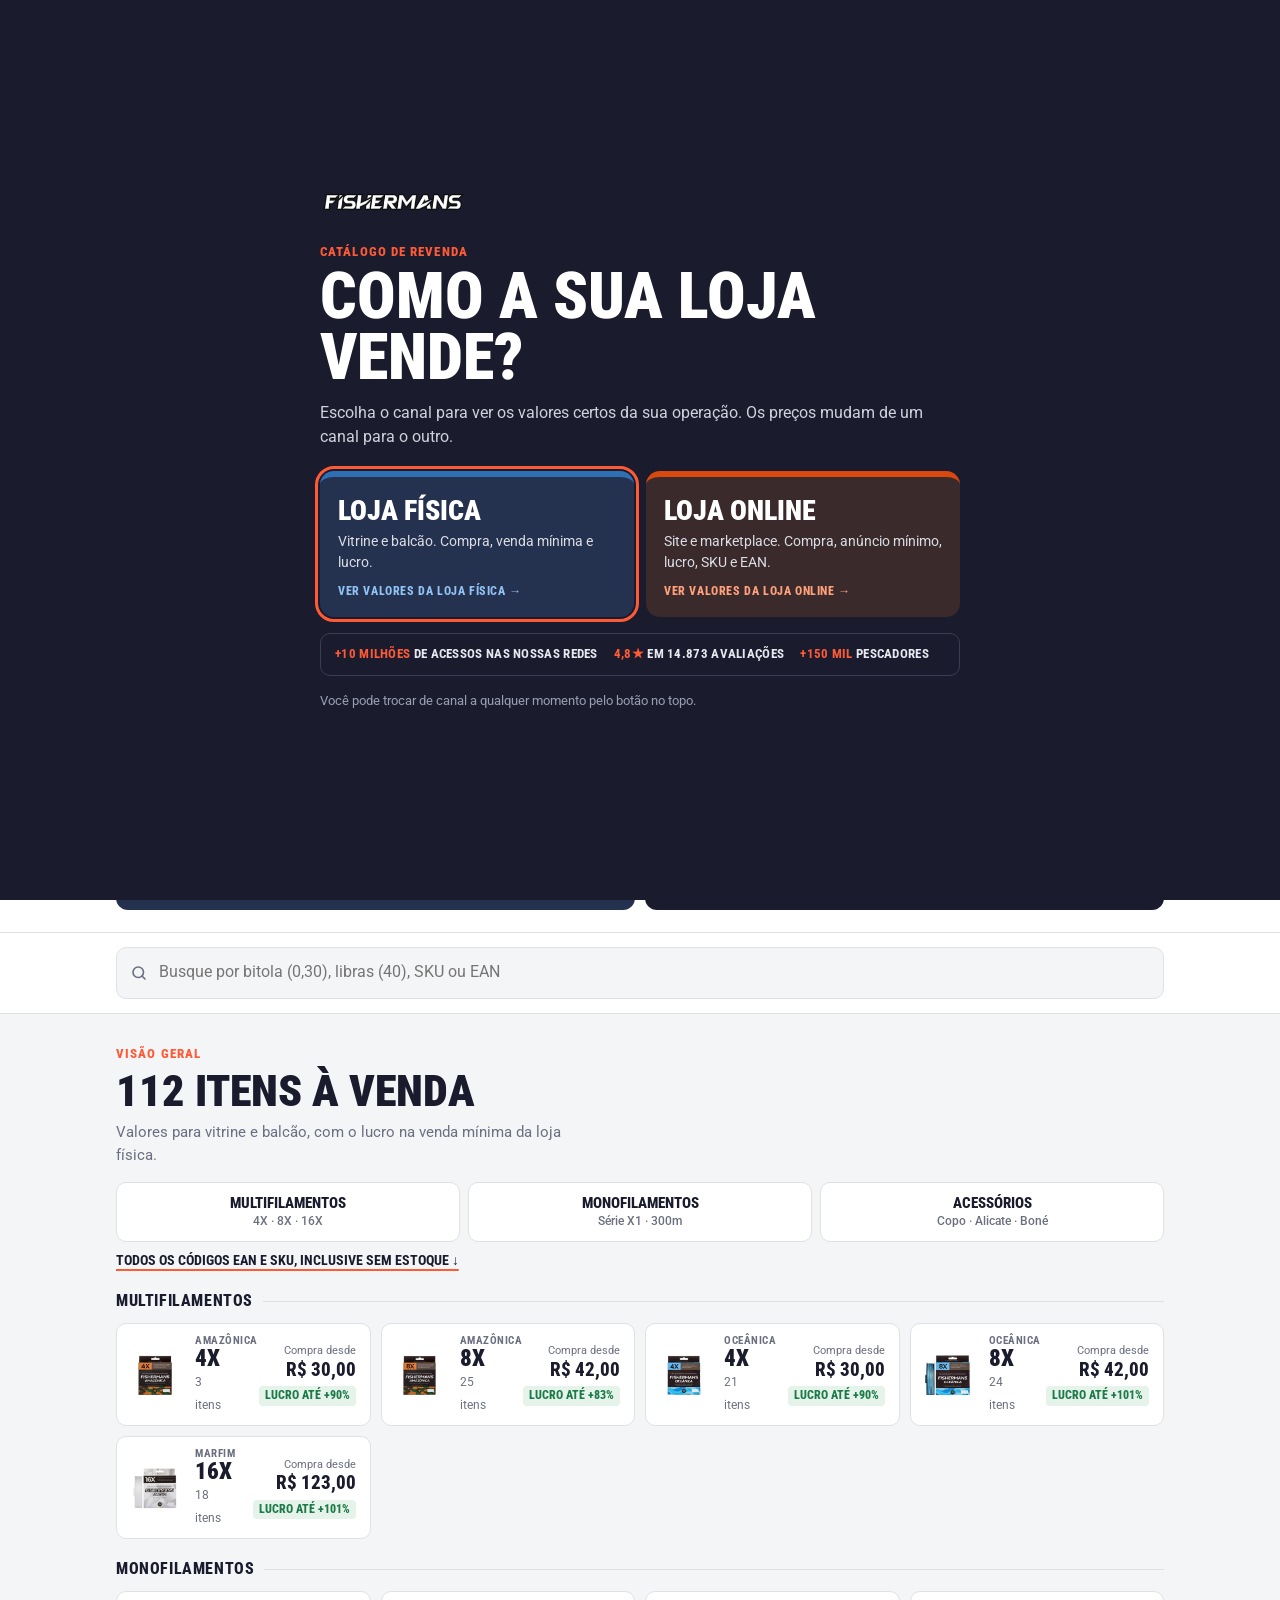
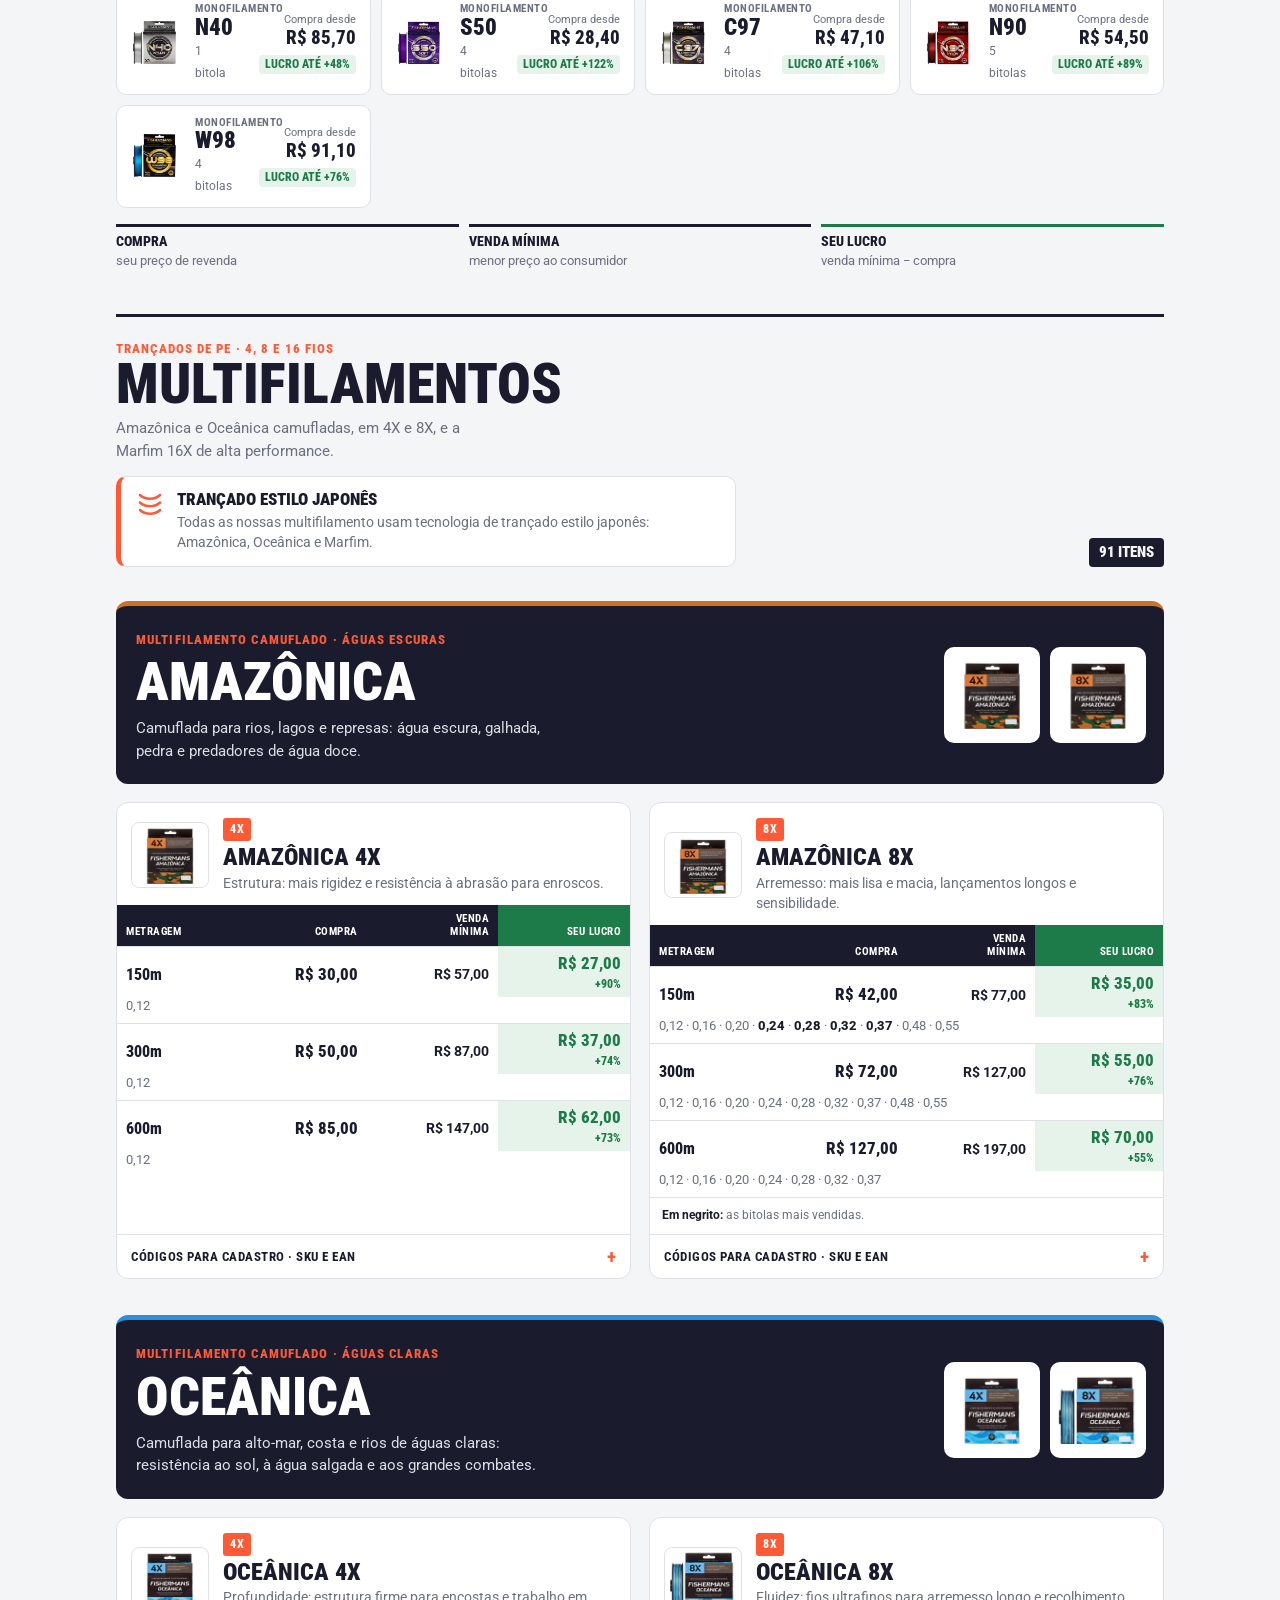
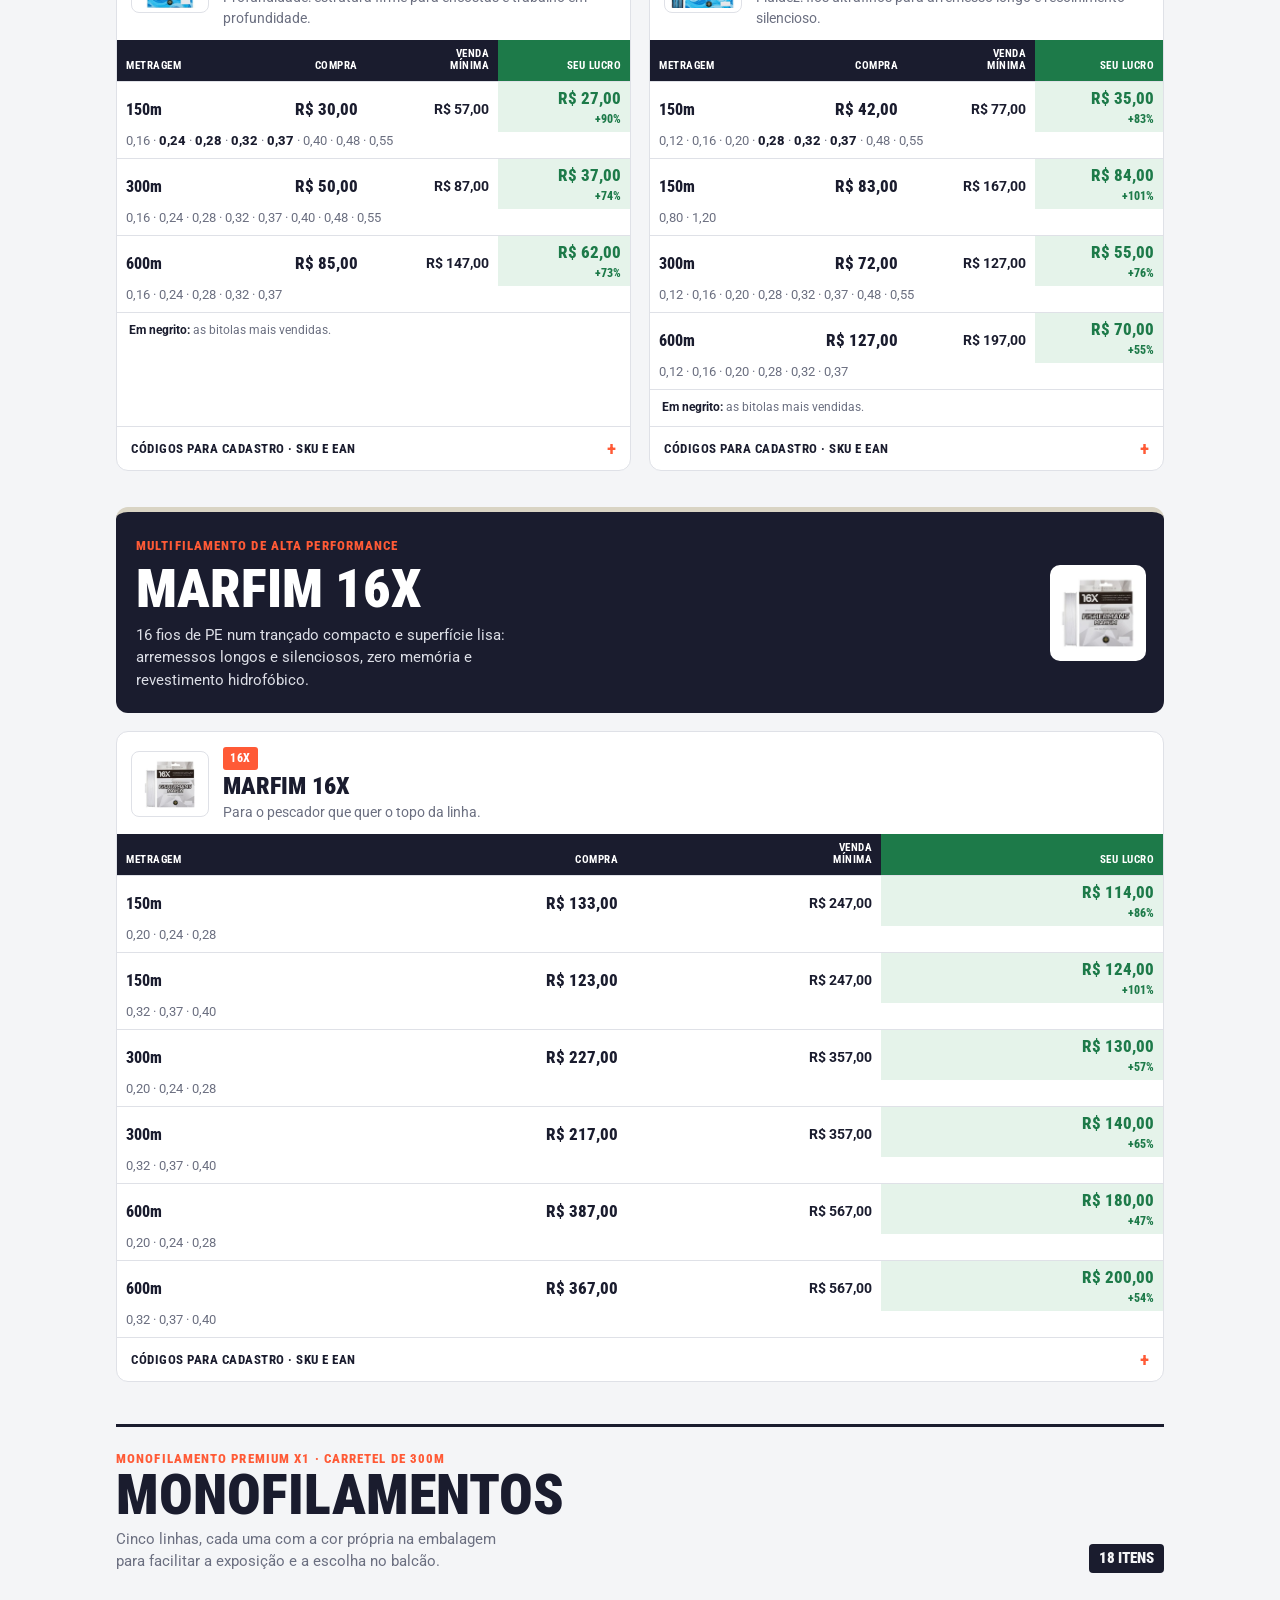
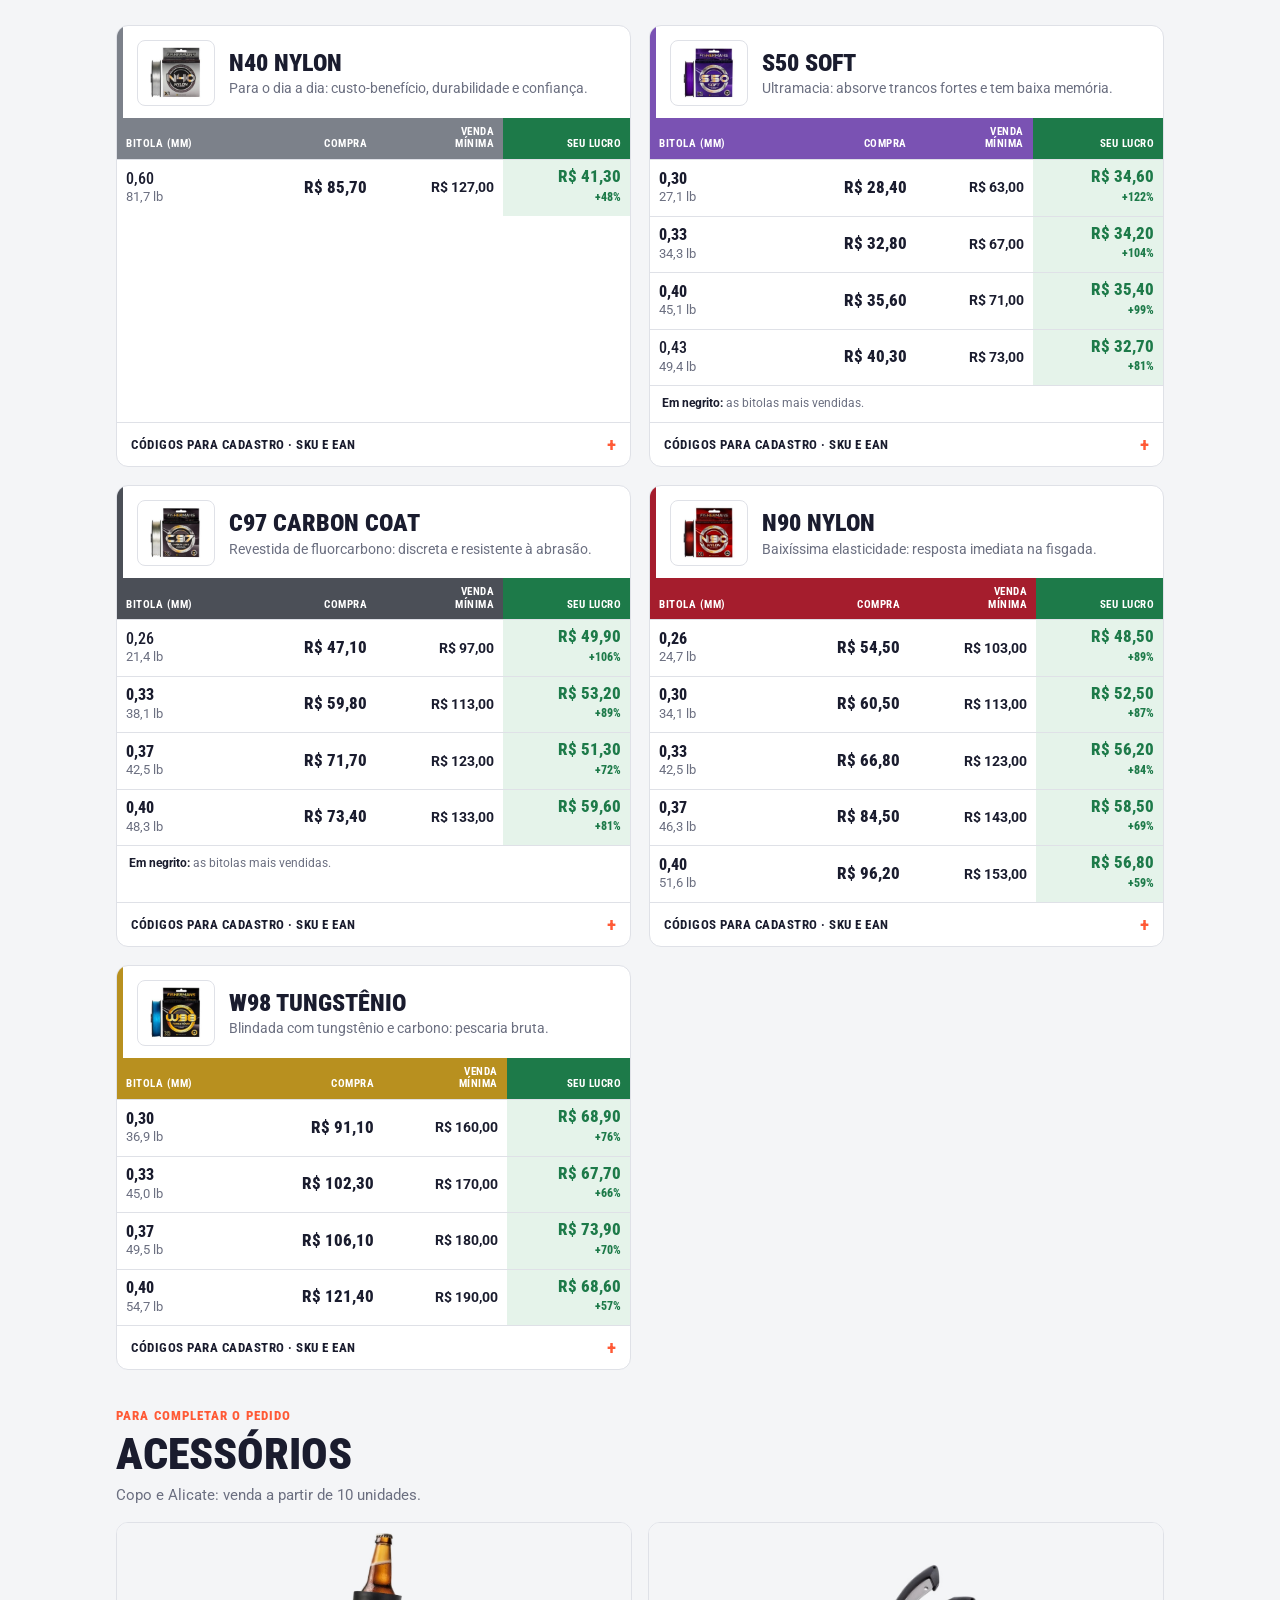
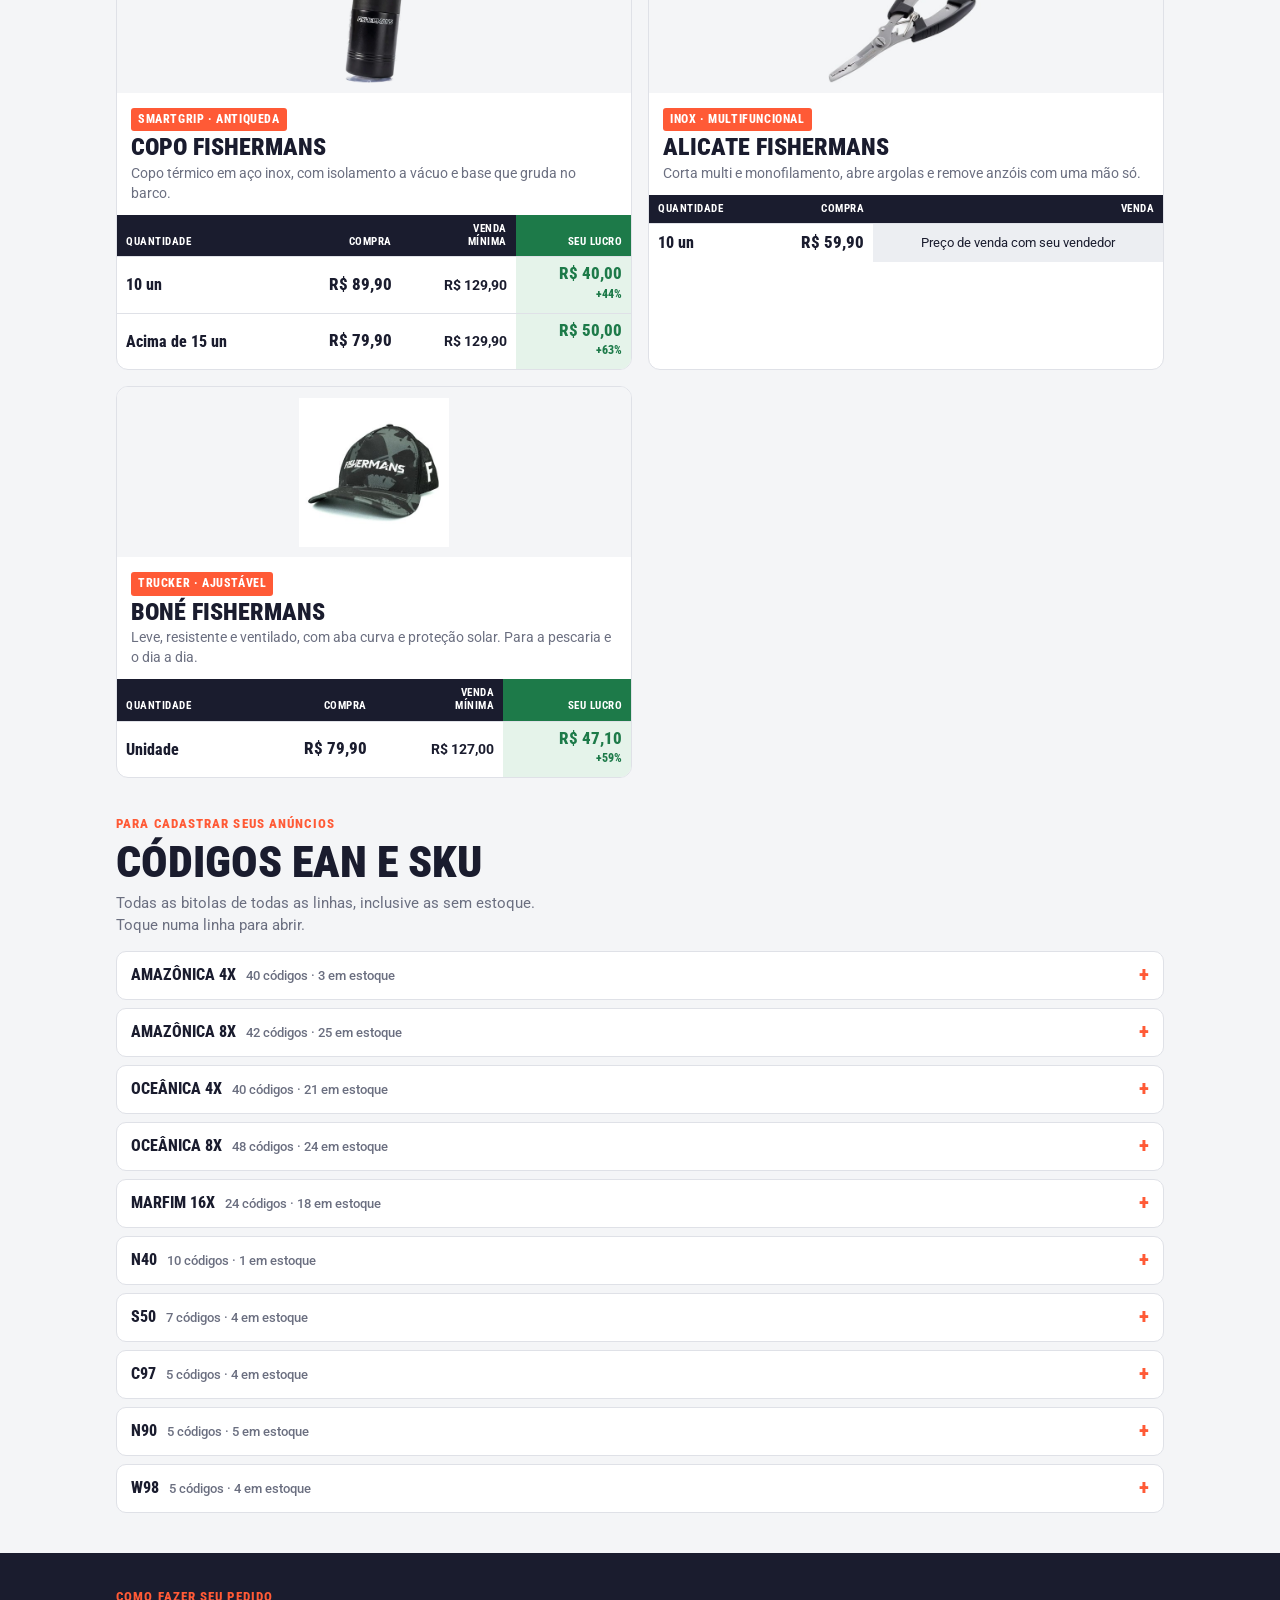
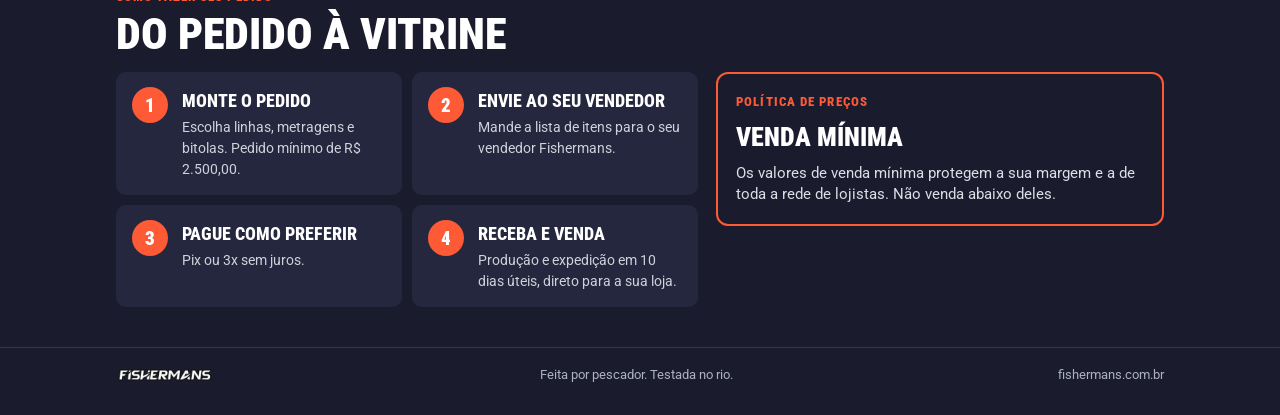
<file: index.html>
<!doctype html>
<html lang="pt-BR">
<head>
<meta charset="utf-8">
<meta name="viewport" content="width=device-width, initial-scale=1, viewport-fit=cover">
<meta name="description" content="Catálogo comercial interativo FISHERMANS com valor mínimo de venda por canal, linha e SKU." />
    <title>FISHERMANS — Catálogo Interativo para Lojistas</title>
    <link rel="canonical" href="https://edeerickson.github.io/Catalogo/" />
    <meta property="og:locale" content="pt_BR" />
    <meta property="og:type" content="website" />
    <meta property="og:site_name" content="FISHERMANS" />
    <meta property="og:title" content="FISHERMANS — Catálogo Interativo para Lojistas" />
    <meta property="og:description" content="Linhas brasileiras, valores por canal e consulta comercial por SKU." />
    <meta property="og:url" content="https://edeerickson.github.io/Catalogo/" />
    <meta property="og:image" content="https://edeerickson.github.io/Catalogo/fishermans-share-preview-final.jpg" />
    <meta property="og:image:url" content="https://edeerickson.github.io/Catalogo/fishermans-share-preview-final.jpg" />
    <meta property="og:image:secure_url" content="https://edeerickson.github.io/Catalogo/fishermans-share-preview-final.jpg" />
    <meta property="og:image:type" content="image/jpeg" />
    <meta property="og:image:width" content="1200" />
    <meta property="og:image:height" content="630" />
    <meta property="og:image:alt" content="FISHERMANS — Catálogo interativo para lojistas" />
    <meta name="twitter:card" content="summary_large_image" />
    <meta name="twitter:title" content="FISHERMANS — Catálogo Interativo para Lojistas" />
    <meta name="twitter:description" content="Linhas brasileiras, valores por canal e consulta comercial por SKU." />
    <meta name="twitter:image" content="https://edeerickson.github.io/Catalogo/fishermans-share-preview-final.jpg" />
    <meta name="twitter:image:alt" content="FISHERMANS — Linhas certas. Preços claros." />
    <link rel="icon" type="image/png" sizes="32x32" href="favicon-32.png?v=1" />
  <link rel="icon" href="favicon.ico?v=1" sizes="any" />
  <link rel="apple-touch-icon" href="apple-touch-icon.png?v=1" />
<script src="fx-disponibilidade.js?v=2"></script>
<script src="assets/v2/dados.js?v=40273fa721"></script>
<script src="fx-disponibilidade.js?v=2"></script>
<script src="assets/v2/dados.js?v=40273fa721"></script>
<script src="fx-disponibilidade.js?v=2"></script>
<script src="assets/v2/dados.js?v=40273fa721"></script>
<link rel="preconnect" href="https://fonts.googleapis.com"><link rel="preconnect" href="https://fonts.gstatic.com" crossorigin>
<link href="https://fonts.googleapis.com/css2?family=Roboto+Condensed:wght@500;700;800;900&family=Roboto:wght@400;500;700&family=Roboto+Mono:wght@500&display=swap" rel="stylesheet">
<style>
:root{
  --bg:#f4f5f7;--surface:#ffffff;--ink:#1a1c2e;--mut:#6b6f80;--line:#dfe1e7;--chip:#eceef2;
  --navy:#1a1c2e;--navy2:#24273d;--coral:#ff5a36;--green:#1d7a49;--greenbg:#e5f3ea;--th:#1a1c2e;
  --logo-d:block;--logo-l:none;color-scheme:light;
  box-sizing:border-box;padding-top:env(safe-area-inset-top,0px);padding-bottom:env(safe-area-inset-bottom,0px);
}
@media (prefers-color-scheme:dark){:root:not([data-theme="light"]){
  --bg:#101220;--surface:#1a1d2e;--ink:#eef0f5;--mut:#a4a8b8;--line:#2c3047;--chip:#252940;--th:#2a2e48;
  --green:#7fd3a2;--greenbg:#173726;--logo-d:none;--logo-l:block;color-scheme:dark}}
:root[data-theme="dark"]{--bg:#101220;--surface:#1a1d2e;--ink:#eef0f5;--mut:#a4a8b8;--line:#2c3047;--chip:#252940;--th:#2a2e48;
  --green:#7fd3a2;--greenbg:#173726;--logo-d:none;--logo-l:block;color-scheme:dark}
*,*::before,*::after{box-sizing:border-box}
html{scroll-padding-top:calc(env(safe-area-inset-top,0px) + 72px)}
body{margin:0;background:var(--bg);color:var(--ink);font:400 15px/1.5 Roboto,system-ui,-apple-system,"Segoe UI",Arial,sans-serif;-webkit-font-smoothing:antialiased}
body::before{content:"";position:fixed;inset:0 0 auto;height:env(safe-area-inset-top,0px);z-index:40;background:var(--surface)}
img{display:block;max-width:100%}
button,input{font:inherit;color:inherit}
:focus-visible{outline:3px solid var(--coral);outline-offset:2px}
h1,h2,h3,.kick,.cod,th,.cond small,.lg-t b{font-family:"Roboto Condensed","Arial Narrow",Arial,sans-serif;text-transform:uppercase;margin:0}
.wrap{max-width:1080px;margin:0 auto;padding:0 16px}
.kick{display:block;color:var(--coral);font-weight:800;letter-spacing:1.1px;font-size:13px}

/* topo */
.top{position:sticky;top:env(safe-area-inset-top,0px);z-index:30;background:var(--surface);border-bottom:1px solid var(--line)}
.top .wrap{display:flex;align-items:center;justify-content:space-between;gap:10px;height:58px}
.top .ld{display:var(--logo-d);height:20px;width:auto}.top .ll{display:var(--logo-l);height:20px;width:auto}
.seg{display:flex;background:var(--chip);border-radius:999px;padding:3px}
.seg button{border:0;background:transparent;border-radius:999px;padding:8px 13px;font:700 12.5px/1 "Roboto Condensed",Arial,sans-serif;text-transform:uppercase;color:var(--mut);cursor:pointer}
.seg button[aria-pressed="true"]{background:var(--navy);color:#fff}
@media (prefers-color-scheme:dark){:root:not([data-theme="light"]) .seg button[aria-pressed="true"]{background:var(--coral)}}
:root[data-theme="dark"] .seg button[aria-pressed="true"]{background:var(--coral)}

/* capa */
.hero{position:relative;color:#fff;background:var(--navy);overflow:hidden}
.hero img{position:absolute;inset:0;width:100%;height:100%;object-fit:cover;object-position:center 45%}
.hero::after{content:"";position:absolute;inset:0;background:linear-gradient(180deg,rgba(26,28,46,.35) 0%,rgba(26,28,46,.55) 45%,rgba(26,28,46,.96) 100%)}
.hero .wrap{position:relative;z-index:1;padding-top:96px;padding-bottom:26px}
.hero h1{font-size:clamp(44px,12vw,92px);font-weight:900;line-height:.9;margin-top:10px}
.hero p{font-size:16.5px;color:#dfe1e8;margin:14px 0 0;max-width:42ch}
.cond{display:grid;grid-template-columns:repeat(3,1fr);margin-top:22px;border-top:1px solid #4a4d63}
.cond div{padding:12px 0 2px}
.cond small{display:block;font-weight:700;font-size:11px;letter-spacing:.8px;color:var(--coral)}
.cond b{display:block;font:800 17px/1.15 "Roboto Condensed",Arial,sans-serif;margin-top:3px}

/* busca */
.busca{background:var(--surface);border-bottom:1px solid var(--line)}
.busca .wrap{padding-top:14px;padding-bottom:14px}
.busca label{position:relative;display:block}
.busca svg{position:absolute;left:14px;top:50%;transform:translateY(-50%);width:18px;height:18px;color:var(--mut)}
.busca input{width:100%;border:1.5px solid var(--line);background:var(--bg);border-radius:10px;padding:13px 14px 13px 42px;font-size:15.5px}
.busca input:focus{outline:none;border-color:var(--coral)}

/* seções */
.sec{padding:30px 0 6px}
.sh{margin-bottom:16px}
.sh h2{font-size:clamp(30px,7vw,44px);font-weight:900;line-height:1;margin-top:6px}
.sh p{color:var(--mut);margin:8px 0 0;max-width:56ch}

/* visão geral */
.rgrid{display:grid;grid-template-columns:repeat(auto-fill,minmax(250px,1fr));gap:10px}
.rc{background:var(--surface);border:1px solid var(--line);border-radius:10px;display:flex;align-items:center;gap:12px;padding:10px 14px 10px 10px;text-decoration:none;color:inherit}
.rc:hover{border-color:var(--coral)}
.rc .pi{width:56px;height:56px;flex:0 0 56px;background:#fff;border-radius:7px;display:flex;align-items:center;justify-content:center}
.rc .pi img{max-width:92%;max-height:92%;object-fit:contain}
.rc .rn{flex:1;min-width:0}
.rc .rn span{display:block;font:700 11px/1.2 "Roboto Condensed",Arial,sans-serif;text-transform:uppercase;letter-spacing:.5px;color:var(--mut)}
.rc .rn b{display:block;font:900 23px/1 "Roboto Condensed",Arial,sans-serif;text-transform:uppercase}
.rc .rn small{font-size:12px;color:var(--mut)}
.rc .rp{text-align:right}
.rc .rp small{display:block;font-size:11px;color:var(--mut)}
.rc .rp b{font:800 19px/1.1 "Roboto Condensed",Arial,sans-serif}
.lu-tag{display:inline-block;margin-top:4px;font:800 11.5px/1 "Roboto Condensed",Arial,sans-serif;text-transform:uppercase;color:var(--green);background:var(--greenbg);padding:4px 6px;border-radius:4px}
.leg{display:grid;grid-template-columns:repeat(auto-fit,minmax(140px,1fr));gap:10px;margin-top:16px}
.leg div{border-top:3px solid var(--ink);padding-top:7px}
.leg div.lu{border-top-color:var(--green)}
.leg b{display:block;font:800 13.5px/1.15 "Roboto Condensed",Arial,sans-serif;text-transform:uppercase}
.leg span{font-size:12.5px;color:var(--mut)}

/* família */
.fh{position:relative;color:#fff;background:var(--navy);border-radius:12px;overflow:hidden}
.fh img{position:absolute;inset:0;width:100%;height:100%;object-fit:cover}
.fh::after{content:"";position:absolute;inset:0;background:linear-gradient(90deg,rgba(26,28,46,.95) 0%,rgba(26,28,46,.8) 55%,rgba(26,28,46,.4) 100%)}
.fh div{position:relative;z-index:1;padding:26px 20px 24px}
.fh h2{font-size:clamp(36px,9vw,54px);font-weight:900;line-height:1;margin-top:6px}
.fh p{margin:8px 0 0;color:#dcdee6;max-width:52ch}
.lines{display:grid;gap:18px;margin-top:18px}
@media (min-width:900px){.lines.two{grid-template-columns:1fr 1fr;align-items:start}}
.blk{background:var(--surface);border:1px solid var(--line);border-radius:12px;overflow:hidden}
.bh{display:flex;gap:14px;align-items:center;padding:14px 14px 12px}
.bh .pi{width:78px;height:66px;flex:0 0 78px;background:#fff;border:1px solid var(--line);border-radius:8px;display:flex;align-items:center;justify-content:center}
.bh .pi img{max-width:94%;max-height:94%;object-fit:contain}
.cod{display:inline-block;background:var(--coral);color:#fff;font-weight:800;font-size:11.5px;padding:3px 7px;border-radius:3px;letter-spacing:.6px}
.bh h3{font-size:24px;font-weight:900;line-height:1.05;margin-top:4px}
.bh p{margin:2px 0 0;font-size:13.5px;color:var(--mut)}
.mb .bh{border-left:6px solid var(--mc)}

/* tabela */
.tw{overflow-x:auto}
table.t{width:100%;border-collapse:collapse;font-size:14px}
.t th{background:var(--th);color:#fff;font-weight:700;font-size:11px;letter-spacing:.5px;text-align:left;padding:8px 9px;line-height:1.15;vertical-align:bottom}
.mb .t th{background:var(--mc)}
.t th.lu{background:var(--green)!important}
@media (prefers-color-scheme:dark){:root:not([data-theme="light"]) .t th.lu{background:#1d7a49!important}}
:root[data-theme="dark"] .t th.lu{background:#1d7a49!important}
.t td{padding:9px 9px;border-top:1px solid var(--line);vertical-align:middle}
.t .r{text-align:right;white-space:nowrap}
.t td.m b{display:block;font:800 16px/1.1 "Roboto Condensed",Arial,sans-serif;white-space:nowrap}
.t td.m span{display:block;font-size:12.5px;color:var(--mut);margin-top:2px;line-height:1.35}
.t td.c{font:800 16.5px/1 "Roboto Condensed",Arial,sans-serif}
.t td.s{font-weight:700}
.t td.lu{background:var(--greenbg);color:var(--green)}
.t td.lu b{display:block;font:800 16.5px/1 "Roboto Condensed",Arial,sans-serif}
.t td.lu small{font:800 11.5px/1 "Roboto Condensed",Arial,sans-serif}
.t td.rv{text-align:center;color:var(--ink);background:var(--chip);font-size:13px;white-space:normal}
.tag{display:inline-block;margin-left:5px;font:800 10.5px/1 "Roboto Condensed",Arial,sans-serif;text-transform:uppercase;letter-spacing:.4px;color:var(--ink);background:var(--chip);border:1px solid var(--line);padding:3px 5px;border-radius:3px;vertical-align:1px}
.ast{color:var(--coral);font-weight:800;margin-left:3px}
@media (max-width:520px){.t{font-size:13px}.t th,.t td{padding-left:6px;padding-right:6px}.t td.c,.t td.lu b{font-size:15px}.t td.m b{font-size:15px}}

/* códigos */
details.cods{border-top:1px solid var(--line)}
details.cods summary{cursor:pointer;list-style:none;padding:12px 14px;font:700 13px/1 "Roboto Condensed",Arial,sans-serif;text-transform:uppercase;letter-spacing:.5px;display:flex;justify-content:space-between;align-items:center}
details.cods summary::-webkit-details-marker{display:none}
details.cods summary::after{content:"+";font-size:19px;color:var(--coral)}
details.cods[open] summary::after{content:"–"}
table.cd{width:100%;border-collapse:collapse;font-size:12.5px}
.cd th{background:var(--chip);color:var(--ink);text-align:left;padding:6px 9px;font-size:10.5px;letter-spacing:.4px}
.cd td{padding:6px 9px;border-top:1px solid var(--line);white-space:nowrap}
.cd .mono{font-family:"Roboto Mono",Consolas,monospace;font-size:12px}
.t tr.hs td{padding-bottom:3px}.t tr.sub td{border-top:0;padding-top:0;padding-bottom:9px;font-size:12.5px;color:var(--mut);line-height:1.4}.t tr.sub .mono{font-family:"Roboto Mono",Consolas,monospace;font-size:11.5px}
.t td.lu{vertical-align:middle}.t tr.hs td.lu{border-bottom:0}
@media (max-width:420px){.t th,.t td{padding-left:5px;padding-right:5px}.t{font-size:12.5px}.t td.c,.t td.lu b{font-size:14.5px}.t th{font-size:10px}}
.t td.m b{white-space:normal}.tag{display:block;width:max-content;margin:4px 0 0}
@media (max-width:420px){.cd td,.cd th{padding:5px 5px}.cd{font-size:11.5px}.cd .mono{font-size:10.5px}}
.nt{font-size:12.5px;color:var(--mut);margin:10px 2px 0}

/* acessórios */
.agrid{display:grid;gap:16px}
@media (min-width:800px){.agrid{grid-template-columns:1fr 1fr}}
.ai{background:#f4f5f7;height:170px;display:flex;align-items:center;justify-content:center}
.ai img{max-height:88%;max-width:70%;object-fit:contain}

/* pedido */
.pedido{background:var(--navy);color:#fff;margin-top:34px;padding:34px 0 40px}
.pedido .sh h2{color:#fff}
.pgrid{display:grid;gap:18px}
@media (min-width:860px){.pgrid{grid-template-columns:1.3fr 1fr;align-items:start}}
.pss{display:grid;gap:10px}
@media (min-width:600px){.pss{grid-template-columns:1fr 1fr}}
.ps{display:flex;gap:14px;background:var(--navy2);border-radius:10px;padding:15px 16px}
.ps > b{flex:0 0 36px;height:36px;border-radius:50%;background:var(--coral);display:flex;align-items:center;justify-content:center;font:900 19px/1 "Roboto Condensed",Arial,sans-serif}
.ps h3{font-size:18px;font-weight:800}
.ps p{margin:3px 0 0;font-size:14px;color:#cfd2dc}
.pol{border:2px solid var(--coral);border-radius:12px;padding:18px}
.pol h3{font-size:26px;font-weight:900;margin:6px 0 6px}
.pol p{margin:6px 0 0;font-size:14.5px;color:#dcdee6}
.foot{padding:18px 0 30px;background:var(--navy);color:#aeb1c0;font-size:12.5px;border-top:1px solid #33364d}
.foot .wrap{display:flex;justify-content:space-between;gap:12px;flex-wrap:wrap;align-items:center}
.foot img{height:16px;width:auto}

/* cards de mesma altura */
.lines{align-items:stretch!important}
.blk{display:flex;flex-direction:column}
.blk > details.cods{margin-top:auto}
/* cabeçalho de família: azul-marinho + embalagens + faixa da família */
.fh{display:flex;align-items:stretch;border-top:5px solid var(--fc)}
.fh::after{content:none}
.fh div.ft{flex:1;padding:24px 20px 22px}
.fh .packs{display:flex;gap:10px;align-items:center;padding:16px 18px 16px 0}
.fh .packs span{width:96px;height:96px;background:#fff;border-radius:10px;display:flex;align-items:center;justify-content:center}
.fh .packs img{position:static;width:90%;height:90%;object-fit:contain}
@media (max-width:620px){.fh{flex-direction:column}.fh .packs{padding:0 20px 20px}.fh .packs span{width:76px;height:76px}}
/* divisores multi / mono */
.div{margin-top:36px;padding:22px 0 4px;border-top:3px solid var(--ink);display:flex;justify-content:space-between;align-items:end;gap:14px;flex-wrap:wrap}
.div h2{font-size:clamp(34px,8vw,56px);font-weight:900;line-height:.95}
.div p{margin:6px 0 0;color:var(--mut);max-width:48ch}
.div .n{font:900 15px/1 "Roboto Condensed",Arial,sans-serif;text-transform:uppercase;background:var(--ink);color:var(--bg);padding:7px 10px;border-radius:4px}
.grp{margin-top:18px}
.grp > h3{font-size:16px;font-weight:800;letter-spacing:.6px;margin:0 0 10px;display:flex;align-items:center;gap:10px}
.grp > h3::after{content:"";flex:1;height:1px;background:var(--line)}
.nav{display:grid;grid-template-columns:repeat(3,1fr);gap:8px;margin-top:16px}
.nav a{background:var(--surface);border:1.5px solid var(--line);border-radius:10px;padding:12px 8px;text-decoration:none;color:var(--ink);font:800 15px/1.1 "Roboto Condensed",Arial,sans-serif;text-transform:uppercase;text-align:center}
.nav a small{display:block;font:500 11.5px/1.2 Roboto,Arial,sans-serif;text-transform:none;color:var(--mut);margin-top:3px}
.nav a:hover{border-color:var(--coral)}
@media (max-width:420px){.nav a{font-size:13px;padding:11px 4px;letter-spacing:0}.nav a small{font-size:10.5px}}
/* canal sempre visível */
.canal{position:sticky;top:calc(env(safe-area-inset-top,0px) + 58px);z-index:29;color:#fff}
.canal .wrap{display:flex;justify-content:space-between;align-items:center;gap:10px;height:40px;font:700 13.5px/1 "Roboto Condensed",Arial,sans-serif;text-transform:uppercase;letter-spacing:.5px}
.canal b{font-weight:900}
.canal button{border:1.5px solid #fff;background:transparent;color:#fff;border-radius:999px;padding:6px 12px;font:800 12px/1 "Roboto Condensed",Arial,sans-serif;text-transform:uppercase;cursor:pointer}
.canal.f{background:#2f6fb3}.canal.o{background:#d9480f}
.top .seg{display:none}
html{scroll-padding-top:calc(env(safe-area-inset-top,0px) + 110px)}
/* pergunta inicial */
.gate{position:fixed;inset:0;z-index:60;background:var(--navy);color:#fff;overflow:auto;display:flex;align-items:center;justify-content:center;padding:calc(env(safe-area-inset-top,0px) + 24px) 18px calc(env(safe-area-inset-bottom,0px) + 24px)}
.gate[hidden]{display:none}
.gate .in{width:100%;max-width:640px}
.gate img.lg{height:24px;width:auto;margin-bottom:28px}
.gate h1{font-size:clamp(38px,10vw,64px);font-weight:900;line-height:.95;margin-top:6px}
.gate .in > p{color:#cfd2dc;margin:12px 0 22px;font-size:16px}
.gate .ops{display:grid;gap:12px}
@media (min-width:560px){.gate .ops{grid-template-columns:1fr 1fr}}
.gate .ops button{text-align:left;border:0;border-radius:14px;padding:20px 18px;cursor:pointer;color:#fff;display:flex;flex-direction:column;gap:6px;border-top:6px solid}
.gate .ops button.f{background:#24314f;border-top-color:#2f6fb3}.gate .ops button.o{background:#3a2a2c;border-top-color:#d9480f}
.gate .ops button:hover{filter:brightness(1.15)}
.gate .ops button b{font:900 28px/1 "Roboto Condensed",Arial,sans-serif;text-transform:uppercase}
.gate .ops button span{font-size:14px;color:#dcdee6}
.gate .ops button em{font:800 12px/1 "Roboto Condensed",Arial,sans-serif;font-style:normal;text-transform:uppercase;letter-spacing:.6px;margin-top:6px}
.gate .ops button.f em{color:#8fc1f2}.gate .ops button.o em{color:#ffa07a}
.gate small{display:block;margin-top:16px;color:#9a9eb0;font-size:12.5px}

/* códigos EAN e SKU */
.codh{display:flex;justify-content:space-between;align-items:end;gap:12px;flex-wrap:wrap}
.acc{background:var(--surface);border:1px solid var(--line);border-radius:10px;margin-top:8px;overflow:hidden}
.acc summary{cursor:pointer;list-style:none;padding:13px 14px;display:flex;align-items:center;gap:10px;font:800 16px/1.1 "Roboto Condensed",Arial,sans-serif;text-transform:uppercase}
.acc summary::-webkit-details-marker{display:none}
.acc summary small{font:500 12.5px/1.2 Roboto,Arial,sans-serif;text-transform:none;color:var(--mut)}
.acc summary::after{content:"+";margin-left:auto;font-size:21px;color:var(--coral);line-height:1}
.acc[open] summary::after{content:"–"}
.acc .tw{border-top:1px solid var(--line)}
.st{display:inline-block;font:800 10.5px/1 "Roboto Condensed",Arial,sans-serif;text-transform:uppercase;letter-spacing:.3px;padding:3px 6px;border-radius:3px;white-space:nowrap}
.st.on{background:var(--greenbg);color:var(--green)}.st.off{background:var(--chip);color:var(--mut)}
tr.off td{color:var(--mut)}
@media (max-width:440px){#codlist .cd th,#codlist .cd td{padding:6px 3px}#codlist .cd th:first-child,#codlist .cd td:first-child{padding-left:8px}#codlist .cd th{letter-spacing:0;font-size:10px}#codlist .cd{font-size:11px}#codlist .cd .mono{font-size:10px;letter-spacing:-.2px}#codlist .st{padding:3px 4px}}
.toall{display:inline-block;margin-top:12px;font:700 13.5px/1 "Roboto Condensed",Arial,sans-serif;text-transform:uppercase;color:var(--ink);text-decoration:underline;text-decoration-color:var(--coral);text-decoration-thickness:2px;text-underline-offset:4px}

/* chamarizes */
.proof{display:flex;flex-wrap:wrap;gap:6px 16px;margin-top:16px;padding:12px 14px;border:1px solid #3a3d55;border-radius:10px;font:700 13px/1.3 "Roboto Condensed",Arial,sans-serif;text-transform:uppercase;letter-spacing:.3px;color:#e6e8ef}
.proof em{font-style:normal;color:var(--coral)}
.why{background:var(--surface);border-bottom:1px solid var(--line);padding:26px 0 22px}
.why h2{font-size:clamp(28px,7vw,40px);font-weight:900;line-height:1;margin-top:6px}
.nums{display:grid;grid-template-columns:1fr 1fr;gap:10px;margin-top:16px}
@media (min-width:760px){.nums{grid-template-columns:repeat(4,1fr)}}
.num{background:var(--bg);border-radius:12px;padding:14px;border-top:4px solid var(--coral)}
.num b{display:block;font:900 clamp(30px,8vw,40px)/1 "Roboto Condensed",Arial,sans-serif;letter-spacing:-.5px}
.num b small{font-size:.55em;letter-spacing:0;margin-left:2px}
.num span{display:block;font:800 13px/1.2 "Roboto Condensed",Arial,sans-serif;text-transform:uppercase;margin-top:6px}
.num p{margin:4px 0 0;font-size:12.5px;color:var(--mut);line-height:1.35}
.num.star b{color:#d99a00}
.blocos{display:flex;flex-wrap:wrap;gap:10px;margin-top:12px}
.prot{flex:1 1 300px;display:flex;gap:14px;align-items:center;background:var(--navy);color:#fff;border-radius:12px;padding:16px}
.prot[hidden]{display:none}
.prot.site{background:#24314f}
@media (prefers-color-scheme:dark){:root:not([data-theme="light"]) .prot{background:#262a42;border:1px solid #33375a}:root:not([data-theme="light"]) .prot.site{background:#24314f;border-color:#2f4570}}
:root[data-theme="dark"] .prot{background:#262a42;border:1px solid #33375a}:root[data-theme="dark"] .prot.site{background:#24314f;border-color:#2f4570}
.prot svg{flex:0 0 40px;width:40px;height:40px;color:var(--coral)}
.prot h3{font-size:19px;font-weight:900}
.prot p{margin:3px 0 0;font-size:13.5px;color:#cfd2dc}
.tec{display:flex;gap:12px;align-items:flex-start;margin-top:14px;background:var(--surface);border:1px solid var(--line);border-left:5px solid var(--coral);border-radius:10px;padding:13px 14px;max-width:620px}
.tec svg{flex:0 0 30px;width:30px;height:30px;color:var(--coral)}
.tec b{display:block;font:900 17px/1.1 "Roboto Condensed",Arial,sans-serif;text-transform:uppercase}
.tec span{display:block;font-size:13.5px;color:var(--mut);margin-top:3px}
.mv{font-weight:800;color:var(--ink)}
.t td.m b.nm{font-weight:500}
.mvleg{margin:0;padding:8px 12px 10px;font-size:12px;color:var(--mut);border-top:1px solid var(--line)}
.mvleg b{color:var(--ink)}

/* busca: resultados */
#res .blk{margin-bottom:10px}
.empty{color:var(--mut);padding:20px 4px}
.hidden{display:none!important}
.preview{margin:22px 0 0;padding:12px 14px;border:1px dashed var(--line);border-radius:10px;color:var(--mut);font-size:13px}
</style>
</head>
<body>
<div class="gate" id="gate" role="dialog" aria-modal="true" aria-labelledby="gateT" hidden><div class="in">
  <img class="lg" src="assets/v2/logo-branco.png" alt="Fishermans">
  <span class="kick">Catálogo de revenda</span>
  <h1 id="gateT">Como a sua loja vende?</h1>
  <p>Escolha o canal para ver os valores certos da sua operação. Os preços mudam de um canal para o outro.</p>
  <div class="ops">
    <button type="button" class="f" data-c="f"><b>Loja física</b><span>Vitrine e balcão. Compra, venda mínima e lucro.</span><em>Ver valores da loja física →</em></button>
    <button type="button" class="o" data-c="o"><b>Loja online</b><span>Site e marketplace. Compra, anúncio mínimo, lucro, SKU e EAN.</span><em>Ver valores da loja online →</em></button>
  </div>
  <div class="proof"><span><em>+10 milhões</em> de acessos nas nossas redes</span><span><em>4,8★</em> em 14.873 avaliações</span><span><em>+150 mil</em> pescadores</span></div>
  <small>Você pode trocar de canal a qualquer momento pelo botão no topo.</small>
</div></div>
<header class="top"><div class="wrap">
  <div><img class="ld" src="assets/v2/logo-navy.png" alt="Fishermans"><img class="ll" src="assets/v2/logo-branco.png" alt="Fishermans"></div>
  <div class="seg" role="group" aria-label="Canal de venda">
    <button type="button" data-c="f" aria-pressed="true">Loja física</button>
    <button type="button" data-c="o" aria-pressed="false">Loja online</button>
  </div>
</div></header>
<div class="canal f" id="canal"><div class="wrap"><span>Valores da <b id="canalN">loja física</b></span><button type="button" id="trocar">Trocar canal</button></div></div>

<section class="hero"><img src="assets/v2/capa.jpg" alt="Pescadores num barco em rio de água escura">
  <div class="wrap">
    <span class="kick">Linhas de pesca Fishermans</span>
    <h1>Catálogo<br>de revenda</h1>
    <p id="heroP"></p>
    <div class="cond"><div><small>Pedido mínimo</small><b>R$ 2.500</b></div><div><small>Pagamento</small><b>Pix ou 3x sem juros</b></div><div><small>Produção</small><b>10 dias úteis</b></div></div>
  </div>
</section>

<section class="why"><div class="wrap">
  <span class="kick">Por que revender Fishermans</span>
  <h2>O pescador já procura a marca</h2>
  <div class="nums">
    <div class="num"><b>+10<small>MI</small></b><span>Acessos nas redes</span><p>Somando todas as nossas redes. Seu cliente chega conhecendo.</p></div>
    <div class="num star"><b>4,8★</b><span>14.873 avaliações</span><p>Nota média dada por quem comprou e pescou.</p></div>
    <div class="num"><b>+150<small>MIL</small></b><span>Pescadores</span><p>Já usam Fishermans no rio e no mar.</p></div>
    <div class="num"><b>10<small>DIAS</small></b><span>Produção nacional</span><p>Do pedido à expedição, em dias úteis.</p></div>
  </div>
  <div class="blocos">
    <div class="prot site" id="blkSite"><svg viewBox="0 0 24 24" fill="none" stroke="currentColor" stroke-width="2" stroke-linecap="round" stroke-linejoin="round"><path d="M12 21s-7-6.2-7-11.5A7 7 0 0 1 19 9.5C19 14.8 12 21 12 21z"/><circle cx="12" cy="9.5" r="2.5"/></svg>
      <div><h3>Sua loja no nosso site</h3><p>Revendedores oficiais aparecem no mapa “Onde comprar” do fishermans.com.br. Quem descobre a marca nas redes encontra você.</p></div></div>
    <div class="prot"><svg viewBox="0 0 24 24" fill="none" stroke="currentColor" stroke-width="2" stroke-linecap="round" stroke-linejoin="round"><path d="M12 2 4 6v6c0 5 3.4 8.6 8 10 4.6-1.4 8-5 8-10V6l-8-4z"/><path d="m9 12 2 2 4-4"/></svg>
      <div><h3>Preço protegido</h3><p>Toda a rede vende pelo preço mínimo ou acima. A loja do lado não derruba a sua margem.</p></div></div>
  </div>
</div></section>

<div class="busca"><div class="wrap"><label><svg viewBox="0 0 24 24" fill="none" stroke="currentColor" stroke-width="2.2" stroke-linecap="round"><circle cx="11" cy="11" r="7"/><path d="m20 20-4-4"/></svg>
  <input id="q" type="search" placeholder="Busque por bitola (0,30), libras (40), SKU ou EAN" aria-label="Buscar produto" autocomplete="off"></label></div></div>

<main class="wrap">
  <section id="res" class="sec hidden" aria-live="polite"></section>
  <div id="todo">
    <section class="sec" id="visao">
      <div class="sh"><span class="kick">Visão geral</span><h2 id="tot"></h2><p id="visP"></p></div>
      <div class="nav"><a href="#multi">Multifilamentos<small>4X · 8X · 16X</small></a><a href="#mono">Monofilamentos<small>Série X1 · 300m</small></a><a href="#acess">Acessórios<small>Copo · Alicate · Boné</small></a></div>
      <a class="toall" href="#codigos">Todos os códigos EAN e SKU, inclusive sem estoque ↓</a>
      <div class="grp"><h3>Multifilamentos</h3><div class="rgrid" id="rgrid"></div></div>
      <div class="grp"><h3>Monofilamentos</h3><div class="rgrid" id="rgrid2"></div></div>
      <div class="leg" id="leg"></div>
    </section>
    <div id="fams"></div>
    <section class="sec" id="acess"><div class="sh"><span class="kick">Para completar o pedido</span><h2>Acessórios</h2><p>Copo e Alicate: venda a partir de 10 unidades.</p></div><div class="agrid" id="agrid"></div></section>
    <section class="sec" id="codigos">
      <div class="codh"><div class="sh" style="margin:0"><span class="kick">Para cadastrar seus anúncios</span><h2>Códigos EAN e SKU</h2><p>Todas as bitolas de todas as linhas, inclusive as sem estoque. Toque numa linha para abrir.</p></div>
</div>
      <div id="codlist" style="margin-top:14px"></div>
    </section>
  </div>
</main>

<section class="pedido"><div class="wrap">
  <div class="sh"><span class="kick">Como fazer seu pedido</span><h2>Do pedido à vitrine</h2></div>
  <div class="pgrid">
    <div class="pss">
      <div class="ps"><b>1</b><div><h3>Monte o pedido</h3><p>Escolha linhas, metragens e bitolas. Pedido mínimo de R$ 2.500,00.</p></div></div>
      <div class="ps"><b>2</b><div><h3>Envie ao seu vendedor</h3><p>Mande a lista de itens para o seu vendedor Fishermans.</p></div></div>
      <div class="ps"><b>3</b><div><h3>Pague como preferir</h3><p>Pix ou 3x sem juros.</p></div></div>
      <div class="ps"><b>4</b><div><h3>Receba e venda</h3><p id="p4"></p></div></div>
    </div>
    <div class="pol"><span class="kick">Política de preços</span><h3 id="polH"></h3><p id="polP"></p></div>
  </div>
</div></section>
<footer class="foot"><div class="wrap"><img src="assets/v2/logo-branco.png" alt="Fishermans"><span>Feita por pescador. Testada no rio.</span><span>fishermans.com.br</span></div></footer>

<script>
const ITEMS=window.FX_CAT.itens, PADRAO=new Set(window.FX_CAT.padrao), IMG={"bone": "assets/v2/bone.jpg", "amazonica-4x": "assets/v2/amazonica-4x.jpg", "amazonica-8x": "assets/v2/amazonica-8x.jpg", "oceanica-4x": "assets/v2/oceanica-4x.jpg", "oceanica-8x": "assets/v2/oceanica-8x.jpg", "marfim-16x": "assets/v2/marfim-16x.jpg", "n40": "assets/v2/n40.jpg", "s50": "assets/v2/s50.jpg", "c97": "assets/v2/c97.jpg", "n90": "assets/v2/n90.jpg", "w98": "assets/v2/w98.jpg", "copo": "assets/v2/copo.jpg", "alicate": "assets/v2/alicate.jpg"};
// disponibilidade: o que o Painel do atacado decidiu; se ele nunca decidiu, vale a lista padrão
function ativo(i){if(i.l==='Boné Fishermans')return true; /* boné: em estoque, confirmado pelo Ede (o Painel do atacado ainda marca como indisponível) */const F=window.FXDisp;let e=null;if(F&&F.carregado&&F.carregado()){e=F.estado(i.sku);if(e===null&&i.skuCat&&i.skuCat!==i.sku)e=F.estado(i.skuCat)}
  return e===null?PADRAO.has(i.skuCat+'|'+i.m+'|'+i.l):e}
const alicateOk=()=>{const F=window.FXDisp;return !F||F.familiaDisponivel('alicate')};
const FCOR={ama:'#c8742b',oce:'#2a8fd6',mar:'#d9d4c4'};
const FAM=[
 {id:'ama',nome:'Amazônica',sub:'Multifilamento camuflado · águas escuras',img:'ama',desc:'Camuflada para rios, lagos e represas: água escura, galhada, pedra e predadores de água doce.',
  linhas:[['Amazônica X4','4X','Estrutura: mais rigidez e resistência à abrasão para enroscos.','amazonica-4x'],['Amazônica X8','8X','Arremesso: mais lisa e macia, lançamentos longos e sensibilidade.','amazonica-8x']]},
 {id:'oce',nome:'Oceânica',sub:'Multifilamento camuflado · águas claras',img:'oce',desc:'Camuflada para alto-mar, costa e rios de águas claras: resistência ao sol, à água salgada e aos grandes combates.',
  linhas:[['Oceânica X4','4X','Profundidade: estrutura firme para encostas e trabalho em profundidade.','oceanica-4x'],['Oceânica X8','8X','Fluidez: fios ultrafinos para arremesso longo e recolhimento silencioso.','oceanica-8x']]},
 {id:'mar',nome:'Marfim 16X',sub:'Multifilamento de alta performance',img:'mar',desc:'16 fios de PE num trançado compacto e superfície lisa: arremessos longos e silenciosos, zero memória e revestimento hidrofóbico.',
  linhas:[['Marfim X16','16X','Para o pescador que quer o topo da linha.','marfim-16x']]}];
const MONO=[['Mono N40','N40 Nylon','Para o dia a dia: custo-benefício, durabilidade e confiança.','n40','#7c818a'],
 ['Mono S50','S50 Soft','Ultramacia: absorve trancos fortes e tem baixa memória.','s50','#7a52b3'],
 ['Mono C97','C97 Carbon Coat','Revestida de fluorcarbono: discreta e resistente à abrasão.','c97','#4b4f57'],
 ['Mono N90','N90 Nylon','Baixíssima elasticidade: resposta imediata na fisgada.','n90','#a51d2d'],
 ['Mono W98','W98 Tungstênio','Blindada com tungstênio e carbono: pescaria bruta.','w98','#b8901f']];
let C='f';
const brl=v=>'R$ '+v.toLocaleString('pt-BR',{minimumFractionDigits:2,maximumFractionDigits:2});
const bit=b=>b.replace('.',',');
const nomeLinha=l=>l.replace(' X4',' 4X').replace(' X8',' 8X').replace(' X16',' 16X').replace('Mono ','');
const esc=s=>String(s).replace(/[&<>"]/g,c=>({'&':'&amp;','<':'&lt;','>':'&gt;','"':'&quot;'}[c]));

// preço de um item no canal atual (null = não vendido neste canal)
function preco(i){
  if(C==='f'){ if(i.fc==null||i.fv==null) return null; return {c:i.fc,v:i.fv,lu:i.fv-i.fc} }
  if(i.oc==null||i.ov==null) return null; return {c:i.oc,v:i.ov,lu:i.ov-i.oc};
}
const doCanal=line=>ITEMS.filter(i=>i.l===line&&ativo(i)&&preco(i));
// mais vendidas: curva A do guia comercial
const MV_MULTI=['0.24','0.28','0.32','0.37'], MV_MONO={'Mono N40':['0.30','0.37','0.40'],'Mono S50':['0.30','0.33','0.37','0.40'],'Mono C97':['0.30','0.33','0.37','0.40']};
function maisV(l,m,b){if(/ X[48]$/.test(l))return m==='150m'&&MV_MULTI.includes(b);return !!(MV_MONO[l]&&MV_MONO[l].includes(b))}
function grupos(line,porBitola){
  const g=new Map();
  doCanal(line).forEach(i=>{const p=preco(i);const k=porBitola?i.b:[i.m,p.c,p.v].join('|');
    if(!g.has(k))g.set(k,{l:line,m:i.m,bits:[],lb:i.lb,p});g.get(k).bits.push(i.b)});
  return [...g.values()];
}
function head(first){
  return C==='f'
    ?`<tr><th>${first}</th><th class="r">Compra</th><th class="r">Venda<br>mínima</th><th class="r lu">Seu lucro</th></tr>`
    :`<tr><th>${first}</th><th class="r">Compra</th><th class="r">Anúncio<br>mínimo</th><th class="r lu">Seu lucro</th></tr>`;
}
function linhaTab(g,mono,sub){
  const p=g.p, pct=Math.round(p.lu/p.c*100), n=4;
  const tag='';
  const first=mono?`<b${g.l&&MV_MONO[g.l]&&!maisV(g.l,g.m,g.bits[0])?' class="nm"':''}>${bit(g.bits[0])}${tag}</b>${g.lb?`<span>${g.lb} lb</span>`:''}`:`<b>${g.m}${tag}</b>`;
  if(sub===undefined&&!mono&&g.bits.length) sub=g.bits.map(b=>g.l&&maisV(g.l,g.m,b)?`<span class="mv">${bit(b)}</span>`:bit(b)).join(' · ');
  const sr=sub?`<tr class="sub"><td colspan="${n}">${sub}</td></tr>`:'';
  if(p.conf) return `<tr class="${sub?'hs':''}"><td class="m">${first}</td><td class="r c">${brl(p.c)}</td><td class="rv" colspan="${n-2}"><b>Em revisão</b> · confirme os valores com seu vendedor</td></tr>${sr}`;
  const lu=`<td class="r lu"><b>${brl(p.lu)}</b><small>+${pct}%</small></td>`;
  const row=C==='f'?`<td class="m">${first}</td><td class="r c">${brl(p.c)}</td><td class="r s">${brl(p.v)}</td>${lu}`
               :`<td class="m">${first}</td><td class="r c">${brl(p.c)}</td><td class="r s">${brl(p.v)}</td>${lu}`;
  return `<tr class="${sub?'hs':''}">${row}</tr>${sr}`;
}
function codigos(line){
  const its=doCanal(line); if(!its.length) return '';
  return `<details class="cods"><summary>Códigos para cadastro · SKU e EAN</summary><div class="tw"><table class="cd"><thead><tr><th>Metr.</th><th>Bitola</th><th>lb</th><th>SKU</th><th>EAN</th></tr></thead><tbody>${
    its.map(i=>`<tr><td>${i.m}</td><td>${bit(i.b)}</td><td>${i.lb||'—'}</td><td class="mono">${esc(i.sku||'—')}</td><td class="mono">${esc(i.ean||'—')}</td></tr>`).join('')}</tbody></table></div></details>`;
}
function bloco(line,cod,titulo,desc,img,mono,cor){
  const gs=grupos(line,mono); if(!gs.length) return '';
  return `<article class="blk${mono?' mb':''}" ${cor?`style="--mc:${cor}"`:''} id="l-${line.replace(/\W+/g,'')}">
    <div class="bh"><div class="pi"><img src="${IMG[img]}" alt="Embalagem ${esc(titulo)}"></div><div>${cod?`<span class="cod">${cod}</span>`:''}<h3>${esc(titulo)}</h3><p>${esc(desc)}</p></div></div>
    <div class="tw"><table class="t"><thead>${head(mono?'Bitola (mm)':'Metragem')}</thead><tbody>${gs.map(g=>linhaTab(g,mono)).join('')}</tbody></table></div>
    ${gs.some(g=>g.bits.some(b=>maisV(line,g.m,b)))?'<p class="mvleg"><b>Em negrito:</b> as bitolas mais vendidas.</p>':''}
    ${codigos(line)}</article>`;
}
function notas(lines){
  const its=lines.flatMap(doCanal).map(preco); const n=[];
  if(C==='o'&&its.some(p=>p.conf)) n.push('Em revisão: valores sendo atualizados. Peça os preços ao seu vendedor.');
  return n.map(t=>`<p class="nt">${t}</p>`).join('');
}
function desde(line){const ps=doCanal(line).map(preco);if(!ps.length)return null;const ok=ps.filter(p=>!p.conf);return {c:Math.min(...ps.map(p=>p.c)),pct:Math.max(...ok.map(p=>Math.round(p.lu/p.c*100)))}}

function render(){
  const bs=document.getElementById('blkSite'); if(bs) bs.hidden=C!=='f';
  const tot=ITEMS.filter(i=>ativo(i)&&preco(i)).length;
  document.getElementById('tot').textContent=`${tot} itens à venda`;
  document.getElementById('visP').textContent=C==='f'?'Valores para vitrine e balcão, com o lucro na venda mínima da loja física.':'Valores para o canal digital, com o lucro no anúncio mínimo.';
  document.getElementById('heroP').textContent=C==='f'?'Compra, venda mínima e lucro de cada linha para a sua vitrine e o seu balcão.':'Compra, anúncio mínimo, lucro e códigos SKU e EAN para os seus anúncios.';
  document.getElementById('leg').innerHTML=(C==='f'
    ?[['Compra','seu preço de revenda'],['Venda mínima','menor preço ao consumidor'],['Seu lucro','venda mínima − compra',1]]
    :[['Compra','seu preço B2B'],['Anúncio mínimo','menor preço do seu anúncio'],['Seu lucro','anúncio mínimo − compra',1]])
    .map(([a,b,l])=>`<div class="${l?'lu':''}"><b>${a}</b><span>${b}</span></div>`).join('');
  // visão geral
  const cards=[],cards2=[];
  FAM.forEach(f=>f.linhas.forEach(([l,cod,,img])=>{const d=desde(l);if(d)cards.push([l,f.nome.replace(' 16X',''),cod,img,doCanal(l).length+' itens',d])}));
  MONO.forEach(([l,n,,img])=>{const d=desde(l);const k=doCanal(l).length;if(d)cards2.push([l,'Monofilamento',n.split(' ')[0],img,k+(k==1?' bitola':' bitolas'),d])});
  const card=cs=>cs.map(([l,fam,cod,img,qt,d])=>`<a class="rc" href="#l-${l.replace(/\W+/g,'')}"><div class="pi"><img src="${IMG[img]}" alt=""></div><div class="rn"><span>${fam}</span><b>${cod}</b><small>${qt}</small></div><div class="rp"><small>Compra desde</small><b>${brl(d.c)}</b><span class="lu-tag">lucro até +${d.pct}%</span></div></a>`).join('');
  document.getElementById('rgrid').innerHTML=card(cards); document.getElementById('rgrid2').innerHTML=card(cards2);
  // famílias
  let h=`<div class="div" id="multi"><div><span class="kick">Trançados de PE · 4, 8 e 16 fios</span><h2>Multifilamentos</h2><p>Amazônica e Oceânica camufladas, em 4X e 8X, e a Marfim 16X de alta performance.</p><div class="tec"><svg viewBox="0 0 24 24" fill="none" stroke="currentColor" stroke-width="2" stroke-linecap="round"><path d="M4 4c4 4 12 4 16 0M4 10c4 4 12 4 16 0M4 16c4 4 12 4 16 0"/></svg><div><b>Trançado estilo japonês</b><span>Todas as nossas multifilamento usam tecnologia de trançado estilo japonês: Amazônica, Oceânica e Marfim.</span></div></div></div><span class="n">${['Amazônica X4','Amazônica X8','Oceânica X4','Oceânica X8','Marfim X16'].reduce((a,l)=>a+doCanal(l).length,0)} itens</span></div>`;
  FAM.forEach(f=>{const bl=f.linhas.map(([l,cod,desc,img])=>bloco(l,cod,`${f.nome.replace(' 16X','')} ${cod}`,desc,img)).filter(Boolean);
    if(!bl.length)return;
    h+=`<section class="sec" id="f-${f.id}"><div class="fh" style="--fc:${FCOR[f.id]}"><div class="ft"><span class="kick">${f.sub}</span><h2>${f.nome}</h2><p>${f.desc}</p></div><div class="packs">${f.linhas.map(x=>`<span><img src="${IMG[x[3]]}" alt=""></span>`).join('')}</div></div>
      <div class="lines${bl.length>1?' two':''}">${bl.join('')}</div>${notas(f.linhas.map(x=>x[0]))}</section>`});
  const mb=MONO.map(([l,n,d,img,cor])=>bloco(l,'',n,d,img,true,cor)).filter(Boolean);
  if(mb.length) h+=`<div class="div" id="mono"><div><span class="kick">Monofilamento Premium X1 · carretel de 300m</span><h2>Monofilamentos</h2><p>Cinco linhas, cada uma com a cor própria na embalagem para facilitar a exposição e a escolha no balcão.</p></div><span class="n">${MONO.reduce((a,m)=>a+doCanal(m[0]).length,0)} itens</span></div><section class="sec" id="f-mono"><div class="lines two">${mb.join('')}</div>${notas(MONO.map(x=>x[0]))}</section>`;
  document.getElementById('fams').innerHTML=h;
  // acessórios
  const cp=ITEMS.filter(i=>i.l==='Copo Fishermans'&&ativo(i)&&preco(i));
  const copo=cp.length?`<article class="blk"><div class="ai"><img src="${IMG.copo}" alt="Copo Fishermans"></div><div class="bh"><div><span class="cod">SmartGrip · antiqueda</span><h3>Copo Fishermans</h3><p>Copo térmico em aço inox, com isolamento a vácuo e base que gruda no barco.</p></div></div>
    <div class="tw"><table class="t"><thead>${head('Quantidade')}</thead><tbody>${cp.map(i=>linhaTab({m:i.m,bits:[],p:preco(i)},false,'')).join('')}</tbody></table></div></article>`:'';
  const ali=`<article class="blk"><div class="ai"><img src="${IMG.alicate}" alt="Alicate Fishermans"></div><div class="bh"><div><span class="cod">Inox · multifuncional</span><h3>Alicate Fishermans</h3><p>Corta multi e monofilamento, abre argolas e remove anzóis com uma mão só.</p></div></div>
    <div class="tw"><table class="t"><thead><tr><th>Quantidade</th><th class="r">Compra</th><th class="r">Venda</th></tr></thead><tbody><tr><td class="m"><b>10 un</b></td><td class="r c">R$ 59,90</td><td class="rv">Preço de venda com seu vendedor</td></tr></tbody></table></div></article>`;
  const bn=ITEMS.filter(i=>i.l==='Boné Fishermans'&&ativo(i)&&preco(i));
  const bone=bn.length?`<article class="blk"><div class="ai"><img src="${IMG.bone}" alt="Boné de Pesca Trucker Fishermans"></div><div class="bh"><div><span class="cod">Trucker · ajustável</span><h3>Boné Fishermans</h3><p>Leve, resistente e ventilado, com aba curva e proteção solar. Para a pescaria e o dia a dia.</p></div></div>
    <div class="tw"><table class="t"><thead>${head('Quantidade')}</thead><tbody>${bn.map(i=>linhaTab({m:'Unidade',bits:[],p:preco(i)},false,'')).join('')}</tbody></table></div></article>`:'';
  document.getElementById('agrid').innerHTML=copo+(alicateOk()?ali:'')+bone;
  document.getElementById('p4').textContent=C==='f'?'Produção e expedição em 10 dias úteis, direto para a sua loja.':'Produção e expedição em 10 dias úteis. Cadastre os anúncios com os códigos SKU e EAN de cada linha.';
  document.getElementById('polH').textContent=C==='f'?'Venda mínima':'Anúncio mínimo';
  document.getElementById('polP').textContent=C==='f'?'Os valores de venda mínima protegem a sua margem e a de toda a rede de lojistas. Não venda abaixo deles.':'O anúncio não pode ficar abaixo do anúncio mínimo de cada item. Isso protege a sua margem e a de toda a rede de lojistas. O termo de compromisso é enviado pelo seu vendedor.';
  codigosTodos();
  busca();
}
// códigos EAN e SKU de todas as bitolas
function situacao(c){const i=ITEMS.find(x=>x.l===c.l&&x.m===c.m&&x.b===c.b);return !!(i&&ativo(i)&&preco(i))}
function codigosTodos(){
  const L=(window.FX_CAT.codigos&&window.FX_CAT.codigos.length)?window.FX_CAT.codigos:ITEMS.filter(i=>i.ean&&i.b!=='unidade'), g=new Map();
  L.forEach(c=>{if(!g.has(c.l))g.set(c.l,[]);g.get(c.l).push(c)});
  const abertos=new Set([...document.querySelectorAll('#codlist details[open]')].map(d=>d.dataset.l));
  document.getElementById('codlist').innerHTML=[...g].map(([l,cs])=>{const on=cs.filter(situacao).length;
    return `<details class="acc" data-l="${esc(l)}"${abertos.has(l)?' open':''}><summary>${esc(nomeLinha(l))}<small>${cs.length} códigos · ${on} em estoque</small></summary><div class="tw"><table class="cd"><thead><tr><th>Metr.</th><th>Bitola</th><th>lb</th><th>EAN</th><th>SKU</th><th>Estoque</th></tr></thead><tbody>${
      cs.map(c=>{const ok=situacao(c);return `<tr class="${ok?'':'off'}"><td>${c.m}</td><td>${bit(c.b)}</td><td>${c.lb||'—'}</td><td class="mono">${esc(c.ean)}</td><td class="mono">${esc(c.sku||'—')}</td><td><span class="st ${ok?'on':'off'}">${ok?'Sim':'Não'}</span></td></tr>`}).join('')}</tbody></table></div></details>`}).join('');
}
// busca
function norm(s){return String(s||'').toLowerCase().normalize('NFD').replace(/[\u0300-\u036f]/g,'').replace(',', '.')}
function busca(){
  const q=norm(document.getElementById('q').value.trim()), res=document.getElementById('res'), todo=document.getElementById('todo');
  if(!q){res.classList.add('hidden');todo.classList.remove('hidden');return}
  const hits=ITEMS.filter(i=>ativo(i)&&preco(i)&&[i.l,nomeLinha(i.l),i.b,i.m,i.sku,i.ean,i.lb&&i.lb+'lb',i.lb].some(v=>v&&norm(v).includes(q.replace(/\s+/g,''))||(v&&norm(v).includes(q))));
  todo.classList.add('hidden');res.classList.remove('hidden');
  if(!hits.length){res.innerHTML=`<p class="empty">Nada encontrado para “${esc(document.getElementById('q').value)}”.</p>`;return}
  res.innerHTML=`<div class="sh"><span class="kick">Busca</span><h2>${hits.length} ${hits.length==1?'resultado':'resultados'}</h2></div>`+
    `<div class="blk"><div class="tw"><table class="t"><thead>${head('Item')}</thead><tbody>${hits.slice(0,80).map(i=>linhaTab({m:`${nomeLinha(i.l)} · ${bit(i.b)}`,bits:[i.b],p:preco(i)},false,`${i.m}${i.lb?' · '+i.lb+' lb':''} · SKU <span class="mono">${esc(i.sku||'—')}</span> · EAN <span class="mono">${esc(i.ean||'—')}</span>`)).join('')}</tbody></table></div></div>`;
}
document.getElementById('q').addEventListener('input',busca);
function escolher(c){
  C=c; document.getElementById('gate').hidden=true; document.body.style.overflow='';
  document.getElementById('canal').className='canal '+c; document.getElementById('canalN').textContent=c==='f'?'loja física':'loja online';
  try{history.replaceState(null,'','#'+(c==='f'?'fisica':'online'))}catch(e){}
  render(); window.scrollTo(0,0);
}
function perguntar(){document.getElementById('gate').hidden=false;document.body.style.overflow='hidden';document.querySelector('.gate .ops button').focus()}
document.querySelectorAll('.gate .ops button').forEach(b=>b.addEventListener('click',()=>escolher(b.dataset.c)));
document.getElementById('trocar').addEventListener('click',perguntar);
render();
document.addEventListener('fx-disp',()=>render());
const h0=location.hash.slice(1); if(h0==='fisica')escolher('f'); else if(h0==='online')escolher('o'); else perguntar();
addEventListener('hashchange',()=>{const h=location.hash.slice(1);if(h==='fisica'&&C!=='f')escolher('f');else if(h==='online'&&C!=='o')escolher('o')});

</script>
</body>
</html>
</file>
